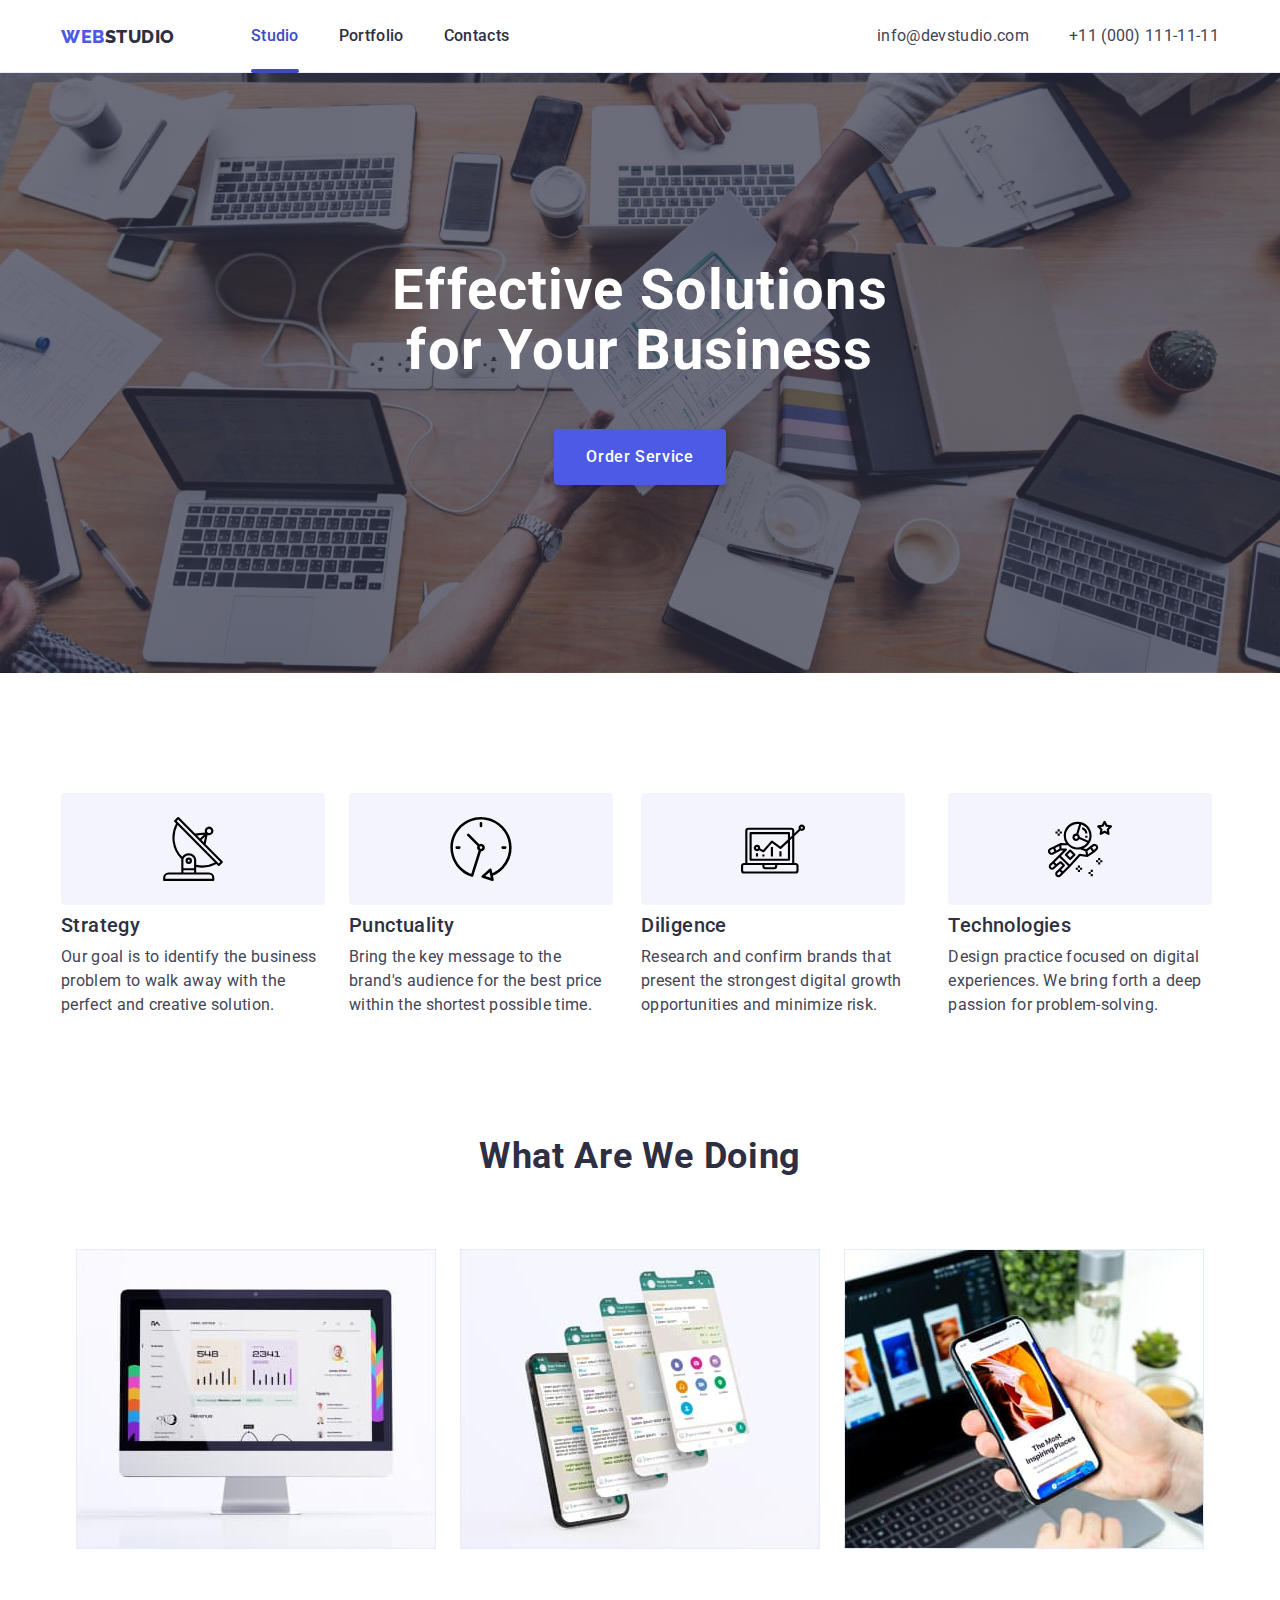
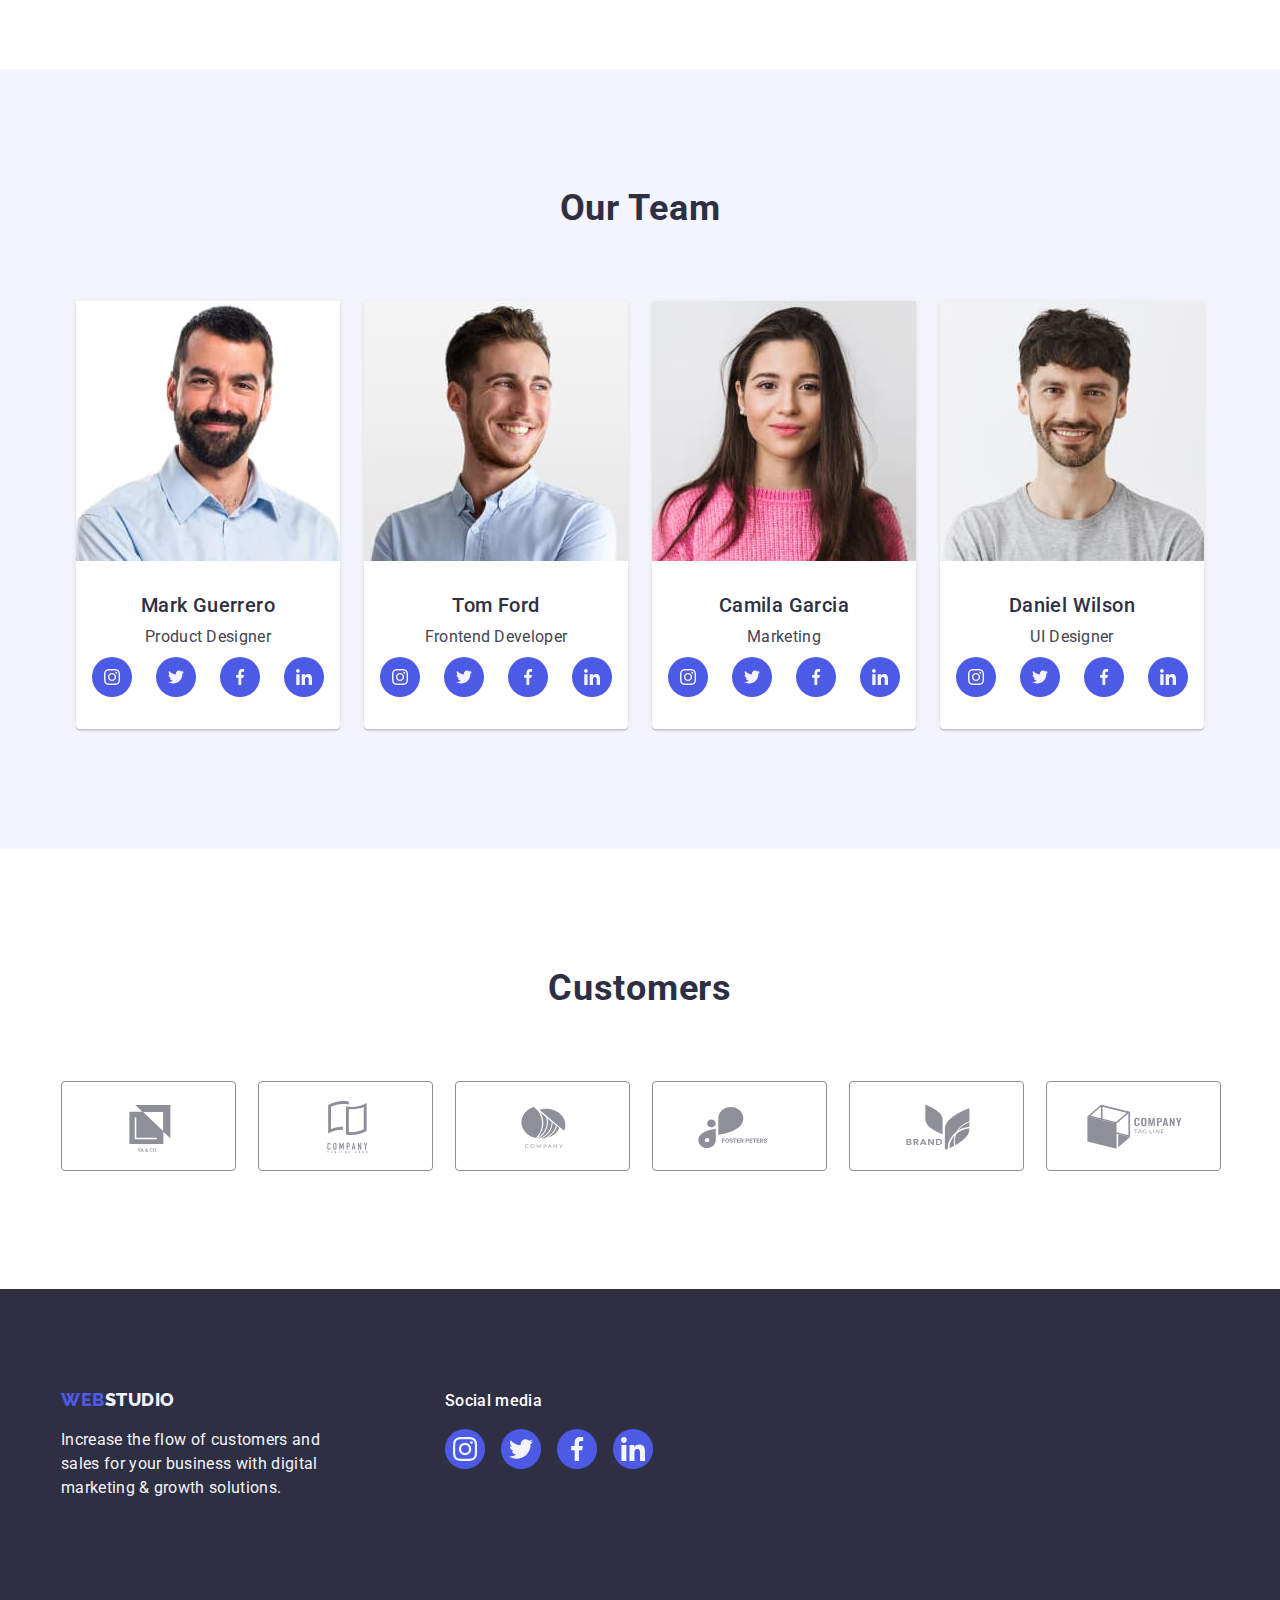
<file: index.html>
<!DOCTYPE html>
<html lang="en">
  <head>
    <meta charset="UTF-8" />
    <meta name="viewport" content="width=device-width, initial-scale=1.0" />
    <title>hw4 - main page</title>

    <link
      rel="stylesheet"
      href="https://cdnjs.cloudflare.com/ajax/libs/modern-normalize/2.0.0/modern-normalize.min.css"
      integrity="sha512-4xo8blKMVCiXpTaLzQSLSw3KFOVPWhm/TRtuPVc4WG6kUgjH6J03IBuG7JZPkcWMxJ5huwaBpOpnwYElP/m6wg=="
      crossorigin="anonymous"
      referrerpolicy="no-referrer"
    />
    <link rel="stylesheet" href="./css/styles.css" />
    <link rel="preconnect" href="https://fonts.googleapis.com" />
    <link rel="preconnect" href="https://fonts.gstatic.com" crossorigin />
    <link
      href="https://fonts.googleapis.com/css2?family=Raleway:wght@700&family=Roboto:wght@400;500;700;900&display=swap"
      rel="stylesheet"
    />
  </head>
  <body>
    <header class="header-border">
      <div class="container header-wrap">
        <nav class="navigation">
          <a class="link logo" href="./index.html"
            >Web<span class="logo-studio">Studio</span></a
          >
          <ul class="list">
            <li class="header-list">
              <a class="menu link header-list-active" href="./index.html"
                >Studio</a
              >
            </li>
            <li class="header-list">
              <a class="menu link" href="./portfolio.html">Portfolio</a>
            </li>
            <li class="header-list">
              <a class="menu link" href="">Contacts</a>
            </li>
          </ul>
        </nav>
        <address class="address-item">
          <ul class="list">
            <li class="header-list">
              <a class="link-address link" href="mailto:info@devstudio.com"
                >info@devstudio.com</a
              >
            </li>
            <li class="header-list">
              <a class="link-address link" href="tel:+110001111111"
                >+11 (000) 111-11-11</a
              >
            </li>
          </ul>
        </address>
      </div>
    </header>
    <main>
      <section class="title-section section">
        <div class="container main-header">
          <h1 class="title">Effective Solutions for Your Business</h1>
          <button class="title-button" type="button" data-modal-open>
            Order Service
          </button>
        </div>
      </section>

      <section class="section">
        <div class="container">
          <h2 class="header-secondary-empty visually-hidden">Empty header</h2>
          <ul class="list">
            <li class="button-list">
              <div class="container-icons">
                <svg width="64" height="64">
                  <use href="./images/icons.svg#icon-antenna-1"></use>
                </svg>
              </div>
              <h3 class="header-tertiary">Strategy</h3>
              <p class="header-tertiary-item">
                Our goal is to identify the business problem to walk away with
                the perfect and creative solution.
              </p>
            </li>
            <li class="button-list">
              <div class="container-icons">
                <svg width="64" height="64">
                  <use href="./images/icons.svg#icon-clock-1"></use>
                </svg>
              </div>
              <h3 class="header-tertiary">Punctuality</h3>
              <p class="header-tertiary-item">
                Bring the key message to the brand's audience for the best price
                within the shortest possible time.
              </p>
            </li>
            <li class="button-list">
              <div class="container-icons">
                <svg width="64" height="64">
                  <use href="./images/icons.svg#icon-diagram-1"></use>
                </svg>
              </div>
              <h3 class="header-tertiary">Diligence</h3>
              <p class="header-tertiary-item">
                Research and confirm brands that present the strongest digital
                growth opportunities and minimize risk.
              </p>
            </li>
            <li class="button-list">
              <div class="container-icons">
                <svg width="64" height="64">
                  <use href="./images/icons.svg#icon-astronaut-1"></use>
                </svg>
              </div>
              <h3 class="header-tertiary">Technologies</h3>
              <p class="header-tertiary-item">
                Design practice focused on digital experiences. We bring forth a
                deep passion for problem-solving.
              </p>
            </li>
          </ul>
        </div>
      </section>
      <section class="what-section section">
        <div class="container">
          <h2 class="header-secondary">What are we doing</h2>
          <ul class="list">
            <li class="button-list">
              <img
                src="./images/img1.jpg"
                alt="Old Mac"
                width="360"
                height="300"
              />
            </li>
            <li class="button-list">
              <img
                src="./images/img2.jpg"
                alt="Iphones"
                width="360"
                height="300"
              />
            </li>
            <li class="button-list">
              <img
                src="./images/img3.jpg"
                alt="Phone and laptop"
                width="360"
                height="300"
              />
            </li>
          </ul>
        </div>
      </section>

      <section class="section-tertiary section">
        <div class="container">
          <h2 class="header-secondary">Our Team</h2>
          <ul class="list">
            <li class="team-list">
              <img
                src="./images/img4.jpg"
                alt="man in blue shirt"
                width="264"
                height="260"
              />
              <div class="employee">
                <h3 class="header-tertiary name-list">Mark Guerrero</h3>
                <p class="header-tertiary-item position-list">
                  Product Designer
                </p>
                <ul class="social-links-list list">
                  <li class="elipse">
                    <a class="social-link" href="">
                      <svg width="16" height="16" class="elipse-icon">
                        <use href="./images/icons.svg#icon-instagram-2"></use>
                      </svg>
                    </a>
                  </li>
                  <li class="elipse">
                    <a class="social-link" href="">
                      <svg width="16" height="16" class="elipse-icon">
                        <use href="./images/icons.svg#icon-twitter-1"></use>
                      </svg>
                    </a>
                  </li>
                  <li class="elipse">
                    <a class="social-link" href="">
                      <svg width="16" height="16" class="elipse-icon">
                        <use href="./images/icons.svg#icon-facebook-1"></use>
                      </svg>
                    </a>
                  </li>
                  <li class="elipse">
                    <a class="social-link" href="">
                      <svg width="16" height="16" class="elipse-icon">
                        <use href="./images/icons.svg#icon-linkedin-1"></use>
                      </svg>
                    </a>
                  </li>
                </ul>
              </div>
            </li>
            <li class="team-list">
              <img
                src="./images/img5.jpg"
                alt="smiling man in white shirt"
                width="264"
                height="260"
              />
              <div class="employee">
                <h3 class="header-tertiary name-list">Tom Ford</h3>
                <p class="header-tertiary-item position-list">
                  Frontend Developer
                </p>
                <ul class="social-links-list list">
                  <li class="elipse">
                    <a class="social-link" href="">
                      <svg width="16" height="16" class="elipse-icon">
                        <use href="./images/icons.svg#icon-instagram-2"></use>
                      </svg>
                    </a>
                  </li>
                  <li class="elipse">
                    <a class="social-link" href="">
                      <svg width="16" height="16" class="elipse-icon">
                        <use href="./images/icons.svg#icon-twitter-1"></use>
                      </svg>
                    </a>
                  </li>
                  <li class="elipse">
                    <a class="social-link" href="">
                      <svg width="16" height="16" class="elipse-icon">
                        <use href="./images/icons.svg#icon-facebook-1"></use>
                      </svg>
                    </a>
                  </li>
                  <li class="elipse">
                    <a class="social-link" href="">
                      <svg width="16" height="16" class="elipse-icon">
                        <use href="./images/icons.svg#icon-linkedin-1"></use>
                      </svg>
                    </a>
                  </li>
                </ul>
              </div>
            </li>
            <li class="team-list">
              <img
                src="./images/img6.jpg"
                alt="woman in pink sweater"
                width="264"
                height="260"
              />
              <div class="employee">
                <h3 class="header-tertiary name-list">Camila Garcia</h3>
                <p class="header-tertiary-item position-list">Marketing</p>
                <ul class="social-links-list list">
                  <li class="elipse">
                    <a class="social-link" href="">
                      <svg width="16" height="16" class="elipse-icon">
                        <use href="./images/icons.svg#icon-instagram-2"></use>
                      </svg>
                    </a>
                  </li>
                  <li class="elipse">
                    <a class="social-link" href="">
                      <svg width="16" height="16" class="elipse-icon">
                        <use href="./images/icons.svg#icon-twitter-1"></use>
                      </svg>
                    </a>
                  </li>
                  <li class="elipse">
                    <a class="social-link" href="">
                      <svg width="16" height="16" class="elipse-icon">
                        <use href="./images/icons.svg#icon-facebook-1"></use>
                      </svg>
                    </a>
                  </li>
                  <li class="elipse">
                    <a class="social-link" href="">
                      <svg width="16" height="16" class="elipse-icon">
                        <use href="./images/icons.svg#icon-linkedin-1"></use>
                      </svg>
                    </a>
                  </li>
                </ul>
              </div>
            </li>
            <li class="team-list">
              <img
                src="./images/img7.jpg"
                alt="man in grey t-shirt"
                width="264"
                height="260"
              />
              <div class="employee">
                <h3 class="header-tertiary name-list">Daniel Wilson</h3>
                <p class="header-tertiary-item position-list">UI Designer</p>
                <ul class="social-links-list list">
                  <li class="elipse">
                    <a class="social-link" href="">
                      <svg width="16" height="16" class="elipse-icon">
                        <use href="./images/icons.svg#icon-instagram-2"></use>
                      </svg>
                    </a>
                  </li>
                  <li class="elipse">
                    <a class="social-link" href="">
                      <svg width="16" height="16" class="elipse-icon">
                        <use href="./images/icons.svg#icon-twitter-1"></use>
                      </svg>
                    </a>
                  </li>
                  <li class="elipse">
                    <a class="social-link" href="">
                      <svg width="16" height="16" class="elipse-icon">
                        <use href="./images/icons.svg#icon-facebook-1"></use>
                      </svg>
                    </a>
                  </li>
                  <li class="elipse">
                    <a class="social-link" href="">
                      <svg width="16" height="16" class="elipse-icon">
                        <use href="./images/icons.svg#icon-linkedin-1"></use>
                      </svg>
                    </a>
                  </li>
                </ul>
              </div>
            </li>
          </ul>
        </div>
      </section>

      <section class="what-section-five">
        <div class="container">
          <h2 class="header-secondary">Customers</h2>
          <ul class="list customers-list">
            <li class="button-customers">
              <a class="customers-link" href="">
                <svg class="customers-icons" width="104" height="56">
                  <use href="./images/icons.svg#icon-Logo1"></use>
                </svg>
              </a>
            </li>
            <li class="button-customers">
              <a class="customers-link" href="">
                <svg class="customers-icons" width="104" height="56">
                  <use href="./images/icons.svg#icon-Logo2"></use>
                </svg>
              </a>
            </li>
            <li class="button-customers">
              <a class="customers-link" href="">
                <svg class="customers-icons" width="104" height="56">
                  <use href="./images/icons.svg#icon-Logo3"></use>
                </svg>
              </a>
            </li>
            <li class="button-customers">
              <a class="customers-link" href="">
                <svg class="customers-icons" width="104" height="56">
                  <use href="./images/icons.svg#icon-Logo4"></use>
                </svg>
              </a>
            </li>
            <li class="button-customers">
              <a class="customers-link" href="">
                <svg class="customers-icons" width="104" height="56">
                  <use href="./images/icons.svg#icon-Logo5"></use>
                </svg>
              </a>
            </li>
            <li class="button-customers">
              <a class="customers-link" href="">
                <svg class="customers-icons" width="104" height="56">
                  <use href="./images/icons.svg#icon-Logo6"></use>
                </svg>
              </a>
            </li>
          </ul>
        </div>
      </section>
    </main>

    <footer class="footer-section">
      <div class="container div-footer-main">
        <div class="div-footer-one">
          <a class="logo link logo-footer" href="./index.html"
            >Web<span class="logo-studio-footer">Studio</span></a
          >
          <p class="footer-text">
            Increase the flow of customers and sales for your business with
            digital marketing & growth solutions.
          </p>
        </div>

        <div>
          <p class="footer-paragraph">Social media</p>

          <ul class="social-links-list-footer list">
            <li class="elipse-footer">
              <a class="social-link-footer" href="">
                <svg width="24" height="24" class="elipse-icon">
                  <use href="./images/icons.svg#icon-instagram-2"></use>
                </svg>
              </a>
            </li>
            <li class="elipse-footer">
              <a class="social-link-footer" href="">
                <svg width="24" height="24" class="elipse-icon">
                  <use href="./images/icons.svg#icon-twitter-1"></use>
                </svg>
              </a>
            </li>
            <li class="elipse-footer">
              <a class="social-link-footer" href="">
                <svg width="24" height="24" class="elipse-icon">
                  <use href="./images/icons.svg#icon-facebook-1"></use>
                </svg>
              </a>
            </li>
            <li class="elipse-footer">
              <a class="social-link-footer" href="">
                <svg width="24" height="24" class="elipse-icon">
                  <use href="./images/icons.svg#icon-linkedin-1"></use>
                </svg>
              </a>
            </li>
          </ul>
        </div>
      </div>
    </footer>

    <div class="backdrop is-hidden" data-modal>
      <div class="modal">
        <button type="button" class="close-btn" data-modal-close>
          <svg class="close-icon" width="8" height="8">
            <use
              href="./images/symbol-defs-x.svg#icon-close-black-18dp-2-1"
            ></use>
          </svg>
        </button>
      </div>
    </div>

    <script src="./js/modal.js"></script>
  </body>
</html>
</file>
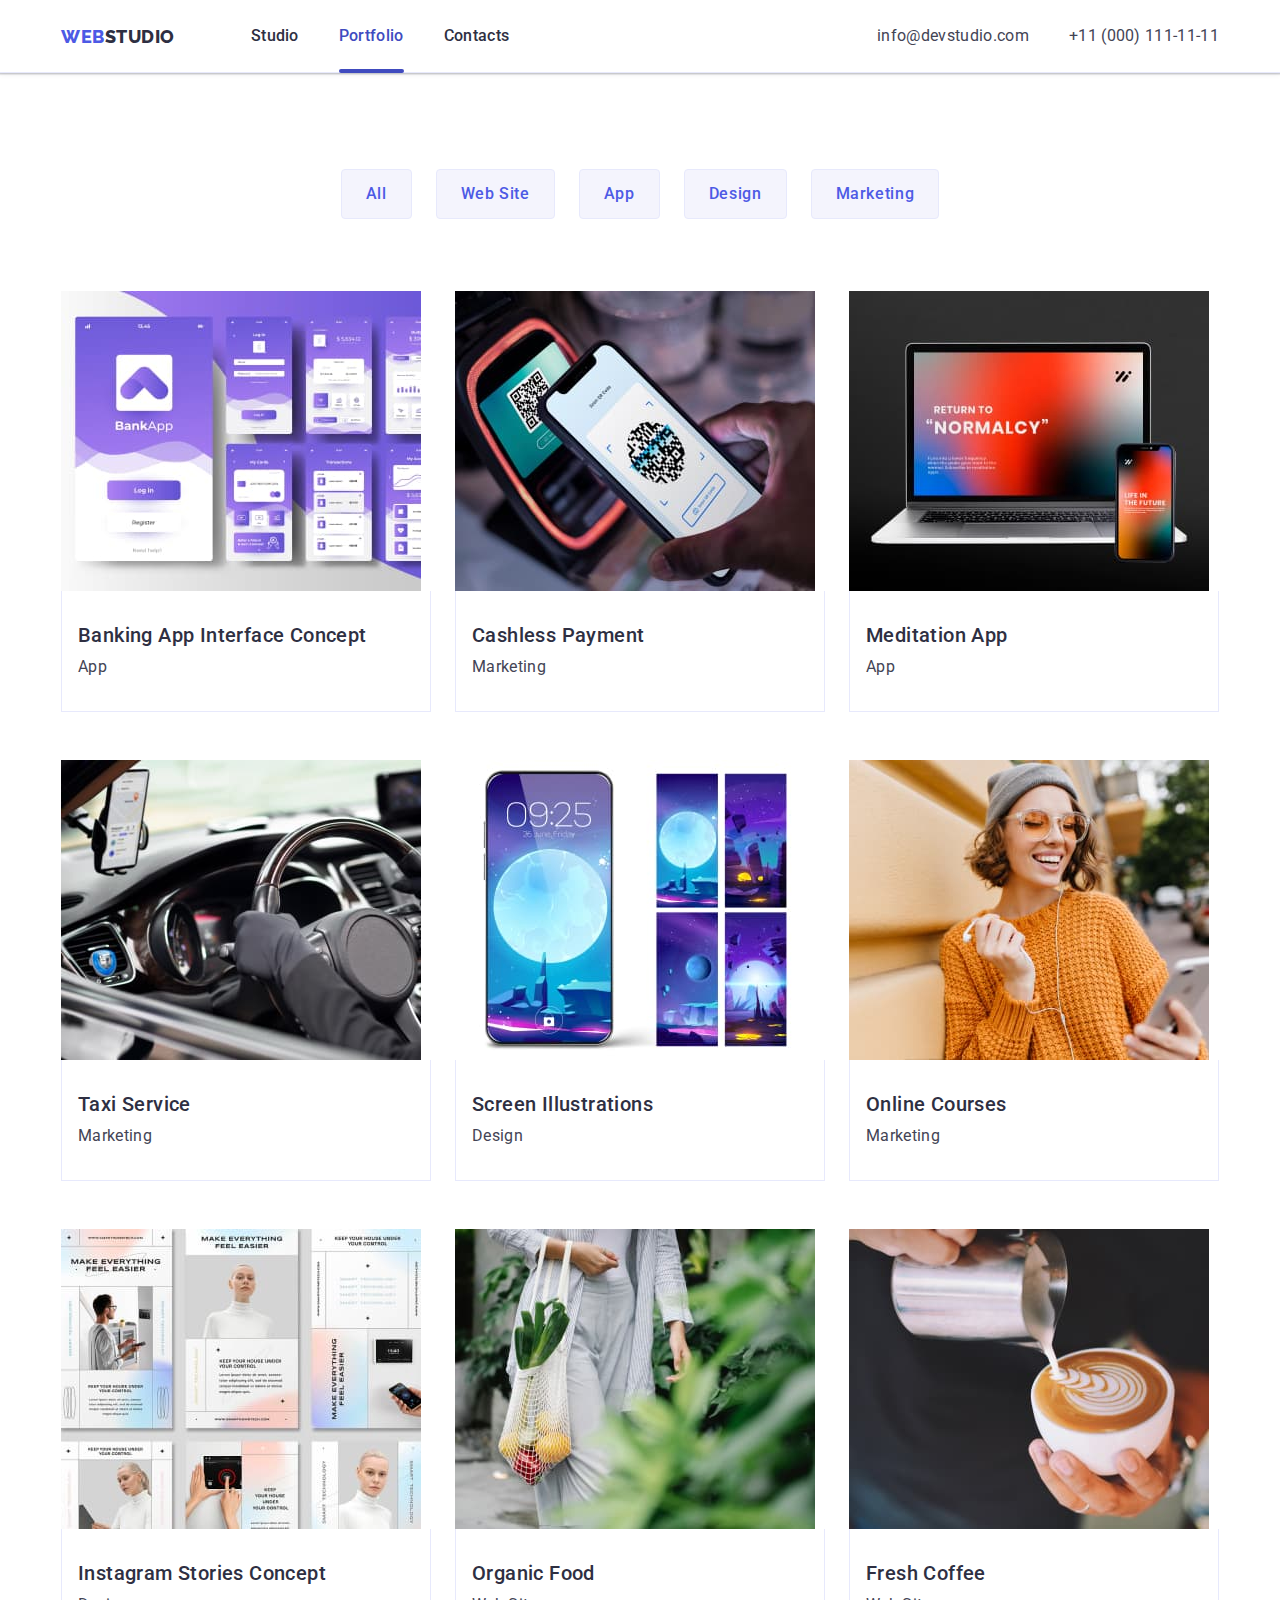
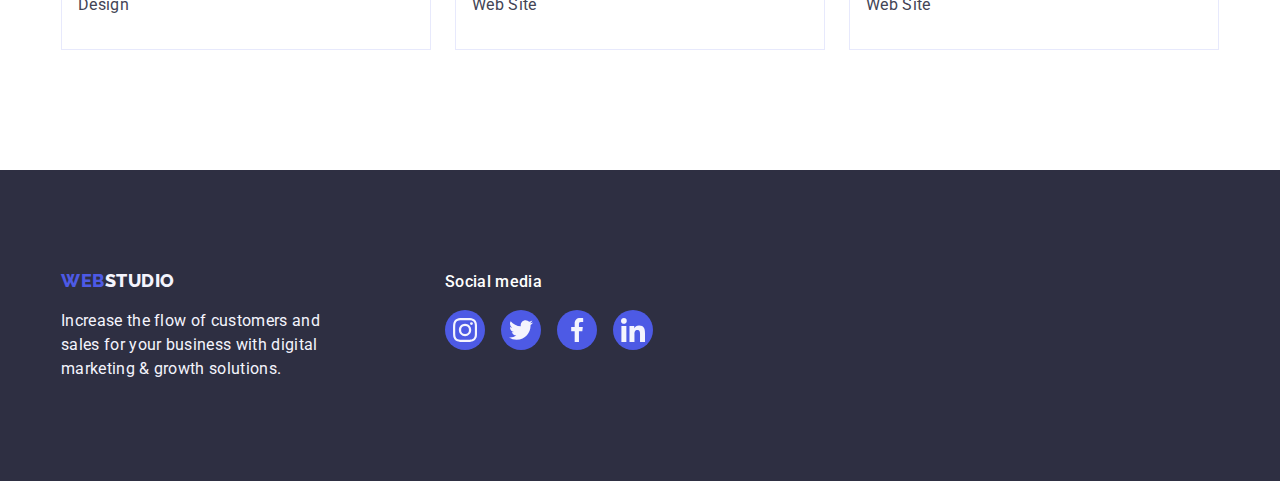
<file: portfolio.html>
<!DOCTYPE html>
<html lang="en">
  <head>
    <meta charset="UTF-8" />
    <meta name="viewport" content="width=device-width, initial-scale=1.0" />
    <title>hw2-portfolio</title>
    <link
      rel="stylesheet"
      href="https://cdnjs.cloudflare.com/ajax/libs/modern-normalize/2.0.0/modern-normalize.min.css"
      integrity="sha512-4xo8blKMVCiXpTaLzQSLSw3KFOVPWhm/TRtuPVc4WG6kUgjH6J03IBuG7JZPkcWMxJ5huwaBpOpnwYElP/m6wg=="
      crossorigin="anonymous"
      referrerpolicy="no-referrer"
    />

    <link rel="stylesheet" href="./css/styles.css" />
    <link rel="preconnect" href="https://fonts.googleapis.com" />
    <link rel="preconnect" href="https://fonts.gstatic.com" crossorigin />
    <link
      href="https://fonts.googleapis.com/css2?family=Raleway:wght@700&family=Roboto:wght@400;500;700;900&display=swap"
      rel="stylesheet"
    />
  </head>
  <body>
    <header class="header-border">
      <div class="container header-wrap">
        <nav class="navigation">
          <a class="link logo" href="./index.html"
            >Web<span class="logo-studio">Studio</span></a
          >
          <ul class="list">
            <li class="header-list">
              <a class="menu link" href="./index.html">Studio</a>
            </li>
            <li class="header-list">
              <a class="menu link header-list-active" href="./portfolio.html"
                >Portfolio</a
              >
            </li>
            <li class="header-list">
              <a class="menu link" href="">Contacts</a>
            </li>
          </ul>
        </nav>
        <address class="address-item">
          <ul class="list">
            <li class="header-list">
              <a class="link-address link" href="mailto:info@devstudio.com"
                >info@devstudio.com</a
              >
            </li>
            <li class="header-list">
              <a class="link-address link" href="tel:+110001111111"
                >+11 (000) 111-11-11</a
              >
            </li>
          </ul>
        </address>
      </div>
    </header>
    <main>
      <section class="section-portfolio">
        <div class="container">
          <h1 class="title-empty visually-hidden">Empty header</h1>
          <ul class="filters-list list">
            <li class="button-list">
              <button type="button" class="filter-button">All</button>
            </li>
            <li class="button-list">
              <button type="button" class="filter-button">Web Site</button>
            </li>
            <li class="button-list">
              <button type="button" class="filter-button">App</button>
            </li>
            <li class="button-list">
              <button type="button" class="filter-button">Design</button>
            </li>
            <li class="button-list">
              <button type="button" class="filter-button">Marketing</button>
            </li>
          </ul>
          <ul class="list list-net">
            <li class="item">
              <a class="link item-box" href="/">
                <div class="box-box">
                  <img
                    src="./images/img8.jpg"
                    alt="seven screenshots of banking applications"
                    width="360"
                    height="300"
                  />

                  <p class="header-tertiary-item app-paragraph">
                    14 Stylish and User-Friendly App Design Concepts · Task
                    Manager App · Calorie Tracker App · Exotic Fruit Ecommerce
                    App · Cloud Storage App
                  </p>
                </div>
                <div class="portfolio-example">
                  <h2 class="header-secondary-portfolio">
                    Banking App Interface Concept
                  </h2>
                  <p class="header-tertiary-item">App</p>
                </div></a
              >
            </li>
            <li class="item">
              <a class="link item-box" href="/">
                <div class="box-box">
                  <img
                    src="./images/img9.jpg"
                    alt="phone over terminal"
                    width="360"
                    height="300"
                  />

                  <p class="header-tertiary-item app-paragraph">
                    14 Stylish and User-Friendly App Design Concepts · Task
                    Manager App · Calorie Tracker App · Exotic Fruit Ecommerce
                    App · Cloud Storage App
                  </p>
                </div>
                <div class="portfolio-example">
                  <h2 class="header-secondary-portfolio">Cashless Payment</h2>
                  <p class="header-tertiary-item">Marketing</p>
                </div></a
              >
            </li>
            <li class="item">
              <a class="link item-box" href="/">
                <div class="box-box">
                  <img
                    src="./images/img10.jpg"
                    alt="laptop and phone"
                    width="360"
                    height="300"
                  />

                  <p class="header-tertiary-item app-paragraph">
                    14 Stylish and User-Friendly App Design Concepts · Task
                    Manager App · Calorie Tracker App · Exotic Fruit Ecommerce
                    App · Cloud Storage App
                  </p>
                </div>
                <div class="portfolio-example">
                  <h2 class="header-secondary-portfolio">Meditation App</h2>
                  <p class="header-tertiary-item">App</p>
                </div></a
              >
            </li>
            <li class="item">
              <a class="link item-box" href="/">
                <div class="box-box">
                  <img
                    src="./images/img11.jpg"
                    alt="cockpit of a car"
                    width="360"
                    height="300"
                  />

                  <p class="header-tertiary-item app-paragraph">
                    14 Stylish and User-Friendly App Design Concepts · Task
                    Manager App · Calorie Tracker App · Exotic Fruit Ecommerce
                    App · Cloud Storage App
                  </p>
                </div>
                <div class="portfolio-example">
                  <h2 class="header-secondary-portfolio">Taxi Service</h2>
                  <p class="header-tertiary-item">Marketing</p>
                </div></a
              >
            </li>
            <li class="item">
              <a class="link item-box" href="/">
                <div class="box-box">
                  <img
                    src="./images/img12.jpg"
                    alt="phone next to 4 miniatures of phones"
                    width="360"
                    height="300"
                  />

                  <p class="header-tertiary-item app-paragraph">
                    14 Stylish and User-Friendly App Design Concepts · Task
                    Manager App · Calorie Tracker App · Exotic Fruit Ecommerce
                    App · Cloud Storage App
                  </p>
                </div>
                <div class="portfolio-example">
                  <h2 class="header-secondary-portfolio">
                    Screen Illustrations
                  </h2>
                  <p class="header-tertiary-item">Design</p>
                </div></a
              >
            </li>
            <li class="item">
              <a class="link item-box" href="/">
                <div class="box-box">
                  <img
                    src="./images/img13.jpg"
                    alt="smiling woman in orange sweater"
                    width="360"
                    height="300"
                  />

                  <p class="header-tertiary-item app-paragraph">
                    14 Stylish and User-Friendly App Design Concepts · Task
                    Manager App · Calorie Tracker App · Exotic Fruit Ecommerce
                    App · Cloud Storage App
                  </p>
                </div>
                <div class="portfolio-example">
                  <h2 class="header-secondary-portfolio">Online Courses</h2>
                  <p class="header-tertiary-item">Marketing</p>
                </div></a
              >
            </li>
            <li class="item">
              <a class="link item-box" href="/">
                <div class="box-box">
                  <img
                    src="./images/img14.jpg"
                    alt="six cards presenting new instagram concept"
                    width="360"
                    height="300"
                  />

                  <p class="header-tertiary-item app-paragraph">
                    14 Stylish and User-Friendly App Design Concepts · Task
                    Manager App · Calorie Tracker App · Exotic Fruit Ecommerce
                    App · Cloud Storage App
                  </p>
                </div>
                <div class="portfolio-example">
                  <h2 class="header-secondary-portfolio">
                    Instagram Stories Concept
                  </h2>
                  <p class="header-tertiary-item">Design</p>
                </div></a
              >
            </li>
            <li class="item">
              <a class="link item-box" href="/">
                <div class="box-box">
                  <img
                    src="./images/img15.jpg"
                    alt="person carrying shopping bag"
                    width="360"
                    height="300"
                  />

                  <p class="header-tertiary-item app-paragraph">
                    14 Stylish and User-Friendly App Design Concepts · Task
                    Manager App · Calorie Tracker App · Exotic Fruit Ecommerce
                    App · Cloud Storage App
                  </p>
                </div>
                <div class="portfolio-example">
                  <h2 class="header-secondary-portfolio">Organic Food</h2>
                  <p class="header-tertiary-item">Web Site</p>
                </div></a
              >
            </li>
            <li class="item">
              <a class="link item-box" href="/">
                <div class="box-box">
                  <img
                    src="./images/img16.jpg"
                    alt="pouring a milk into the cup of coffee"
                    width="360"
                    height="300"
                  />

                  <p class="header-tertiary-item app-paragraph">
                    14 Stylish and User-Friendly App Design Concepts · Task
                    Manager App · Calorie Tracker App · Exotic Fruit Ecommerce
                    App · Cloud Storage App
                  </p>
                </div>
                <div class="portfolio-example">
                  <h2 class="header-secondary-portfolio">Fresh Coffee</h2>
                  <p class="header-tertiary-item">Web Site</p>
                </div></a
              >
            </li>
          </ul>
        </div>
      </section>
    </main>
    <footer class="footer-section">
      <div class="container div-footer-main">
        <div class="div-footer-one">
          <a class="logo link logo-footer" href="./index.html"
            >Web<span class="logo-studio-footer">Studio</span></a
          >
          <p class="footer-text">
            Increase the flow of customers and sales for your business with
            digital marketing & growth solutions.
          </p>
        </div>

        <div>
          <p class="footer-paragraph">Social media</p>

          <ul class="social-links-list-footer list">
            <li class="elipse-footer">
              <a class="social-link-footer" href="">
                <svg width="24" height="24" class="elipse-icon">
                  <use href="./images/icons.svg#icon-instagram-2"></use>
                </svg>
              </a>
            </li>
            <li class="elipse-footer">
              <a class="social-link-footer" href="">
                <svg width="24" height="24" class="elipse-icon">
                  <use href="./images/icons.svg#icon-twitter-1"></use>
                </svg>
              </a>
            </li>
            <li class="elipse-footer">
              <a class="social-link-footer" href="">
                <svg width="24" height="24" class="elipse-icon">
                  <use href="./images/icons.svg#icon-facebook-1"></use>
                </svg>
              </a>
            </li>
            <li class="elipse-footer">
              <a class="social-link-footer" href="">
                <svg width="24" height="24" class="elipse-icon">
                  <use href="./images/icons.svg#icon-linkedin-1"></use>
                </svg>
              </a>
            </li>
          </ul>
        </div>
      </div>
    </footer>
  </body>
</html>
</file>
<file: css/styles.css>
:root {
  --color-primary-brand: #4d5ae5;
  --color-pressed-state: #404bbf;
  --color-dark: #2e2f42;
  --color-success: #31d0aa;
  --color-text: #434455;
  --color-subtle-text: #8e8f99;
  --color-acent: #e7e9fc;
  --color-light: #f4f4fd;
  --color-modal-overlay: #2e2f42;
  --color-hero-background: #2e2f42;
  --color-white-background: #ffffff;
  --color-modal-background: #fcfcfc;
}

h1,
h2,
h3,
h4,
h5,
h6,
p {
  margin: 0;
}

img {
  display: block;
  max-width: 100%;
  height: auto;
}

button {
  cursor: pointer;
  border: none;
  border-radius: 4px;
}

body {
  font-family: "Roboto", sans-serif;
  color: var(--color-text);
  background-color: var(--color-white-background);
  font-weight: 500;
  margin: 0 auto;
}

.container {
  max-width: 1158px;
  padding: 0 15px;
  margin: 0 auto;
}

.section {
  padding-top: 120px;
  padding-bottom: 120px;
}

.section-portfolio {
  padding-top: 96px;
  padding-bottom: 120px;
}

.header-wrap {
  display: flex;
  align-items: center;
}

.header-border {
  border-bottom: 1px solid #e7e9fc;
  box-shadow: 0px 1px 6px 0px rgba(46, 47, 66, 0.08),
    0px 1px 1px 0px rgba(46, 47, 66, 0.16),
    0px 2px 1px 0px rgba(46, 47, 66, 0.08);
}

.link {
  text-decoration: none;
  color: var(--color-dark);
  font-weight: 500;
  font-size: 16px;
  line-height: 1.5;
  letter-spacing: 0.02em;
  transition: color 250ms cubic-bezier(0.4, 0, 0.2, 1);
}

.logo {
  font-family: "Raleway", sans-serif;
  font-weight: 800;
  margin-right: 76px;
  font-size: 18px;
  line-height: 1.17;
  letter-spacing: 0.03em;
  text-transform: uppercase;
  color: var(--color-primary-brand);
  text-decoration: none;
  padding-top: 25.5px;
  padding-bottom: 25.5px;
}

.menu {
  color: var(--color-dark);
  font-weight: 500;
  font-size: 16px;
  line-height: 1.5;
  letter-spacing: 0.02em;
  gap: 40px;
  padding: 24px 0;
}

.header-list {
  margin-right: 40px;
  display: inline-flex;
  flex-direction: column;
}

.header-list:last-child {
  margin-right: 0;
}

.header-list-active {
  position: relative;
  color: var(--color-pressed-state);
}

.header-list-active::after {
  position: absolute;
  content: "";
  left: 0;
  bottom: -1px;
  width: 100%;
  height: 4px;
  border-radius: 2px;
  background-color: var(--color-pressed-state);
  transition: color 250ms cubic-bezier(0.4, 0, 0.2, 1);
}

.header-list-active:hover::after,
.header-list-active:focus::after {
  color: var(--color-pressed-state);
}

.container-icons {
  display: flex;
  align-items: center;
  justify-content: center;
  border: none;
  border-radius: 4px;
  width: 264px;
  height: 112px;
  flex-shrink: 0;
  background: var(--color-light);
  margin-bottom: 8px;
}

.link:hover,
.link:focus {
  color: var(--color-pressed-state);
}
.logo-studio {
  color: var(--color-dark);
}

.list {
  display: flex;
  list-style: none;
  margin: 0;
  padding-left: 0;
  justify-content: center;
}

.menu .link {
  display: block;
  text-decoration: none;
  padding: 24px 0;
}

.navigation {
  display: flex;
  align-items: center;
}

.address-item {
  font-style: normal;
  align-items: center;
  display: flex;
  gap: 40px;
  margin-left: auto;
}

.link-address {
  color: var(--color-text);
  line-height: 1.5;
  letter-spacing: 0.02em;
  text-decoration: none;
  gap: 40px;
  font-weight: 400;
  font-size: 16px;
  letter-spacing: 0.02em;
  transition: color 250ms cubic-bezier(0.4, 0, 0.2, 1);
}

.link-address:hover,
.link-address:focus {
  color: var(--color-pressed-state);
}

.filters-list {
  color: var(--color-primary-brand);
  margin-bottom: 72px;
}

.filter-button {
  font-family: "Roboto", sans-serif;
  font-weight: 500;
  font-size: 16px;
  line-height: 1.5;
  letter-spacing: 0.04em;
  color: var(--color-primary-brand);
  background-color: var(--color-light);
  cursor: pointer;
  display: flex;
  padding: 12px 24px;
  align-items: flex-start;
  border-radius: 4px;
  border: 1px solid #e7e9fc;
  transition: color 250ms cubic-bezier(0.4, 0, 0.2, 1),
    background-color 250ms cubic-bezier(0.4, 0, 0.2, 1),
    box-shadow 250ms cubic-bezier(0.4, 0, 0.2, 1),
    border-color 250ms cubic-bezier(0.4, 0, 0.2, 1);
}

.filter-button:hover,
.filter-button:focus {
  color: var(--color-white-background);
  background-color: var(--color-pressed-state);
  box-shadow: 0px 2px 2px 0px rgba(0, 0, 0, 0.12),
    0px 2px 1px 0px rgba(0, 0, 0, 0.08), 0px 3px 1px 0px rgba(0, 0, 0, 0.1);
  border: 1px solid transparent;
}

.button-list {
  margin-right: 24px;
}

.button-list:last-child {
  margin-right: 0;
}

.customers-list {
  gap: 24px;
}

.button-customers {
  width: calc((100% - 120px) / 6);
  height: 88px;
}

.customers-link {
  width: 100%;
  height: 100%;
  border: 1px solid var(--color-subtle-text);
  border-radius: 4px;
  display: flex;
  align-items: center;
  justify-content: center;
  color: var(--color-subtle-text);
  transition: border-color 250ms cubic-bezier(0.4, 0, 0.2, 1),
    color 250ms cubic-bezier(0.4, 0, 0.2, 1);
}

.customers-link:hover,
.customers-link:focus {
  border-color: var(--color-pressed-state);
  color: var(--color-pressed-state);
}

.customers-icons {
  fill: currentColor;
}

.logo-studio-footer {
  text-decoration: none;
  color: var(--color-light);
  font-family: Raleway;
  font-size: 18px;
  font-style: normal;
  font-weight: 800;
  line-height: 1.2;
  letter-spacing: 0.54px;
  text-transform: uppercase;
}

.footer-text {
  color: var(--color-light);
  font-family: Roboto;
  font-size: 16px;
  font-style: normal;
  font-weight: 400;
  line-height: 1.5;
  letter-spacing: 0.32px;
  width: 264px;
}

.title {
  text-align: center;
  color: var(--color-white-background);
  font-family: Roboto;
  font-size: 56px;
  font-style: normal;
  font-weight: 700;
  line-height: 1.07;
  letter-spacing: 1.12px;
  max-width: 496px;
  text-align: center;
  margin: 0 auto;
  margin-bottom: 48px;
}

.title-section {
  margin: 0 auto;
  max-width: 1440px;
  display: flex;
  align-items: center;
  background-color: var(--color-dark);
  padding: 188px 0;

  background-image: linear-gradient(
      rgba(46, 47, 66, 0.7),
      rgba(46, 47, 66, 0.7)
    ),
    url("../images/people-office.jpg");
  background-repeat: no-repeat;
  background-position: center;
  background-size: cover;
}

.title-button {
  color: var(--color-white-background);
  background-color: var(--color-primary-brand);
  font-family: "Roboto", sans-serif;
  font-size: 16px;
  font-style: normal;
  font-weight: 500;
  line-height: 1.5;
  letter-spacing: 0.64px;
  cursor: pointer;
  border: none;
  border-radius: 4px;
  display: block;
  box-shadow: 0px 4px 4px 0px rgba(0, 0, 0, 0.15);
  min-width: 169px;
  padding: 16px 32px;
  margin: 0 auto;
  transition: background-color 250ms cubic-bezier(0.4, 0, 0.2, 1);
}

.title-button:hover,
.title-button:focus {
  background-color: var(--color-pressed-state);
}

.header-tertiary {
  color: var(--color-dark);
  font-family: Roboto;
  font-size: 20px;
  font-style: normal;
  font-weight: 500;
  line-height: 1.2;
  letter-spacing: 0.4px;
  margin-bottom: 8px;
  min-width: 264px;
}

.header-tertiary-item {
  color: var(--color-text);
  font-family: Roboto;
  font-size: 16px;
  font-style: normal;
  font-weight: 400;
  line-height: 1.5;
  letter-spacing: 0.02em;
  min-width: 264px;
}

.social-links-list {
  display: flex;
  gap: 24px;
  justify-content: center;
}

.social-links-list-footer {
  gap: 16px;
}

.social-link {
  width: 100%;
  height: 100%;
  background-color: var(--color-primary-brand);
  border-radius: 50%;
  display: flex;
  align-items: center;
  justify-content: center;
  max-height: 40px;
  transition: background-color 250ms cubic-bezier(0.4, 0, 0.2, 1);
}

.social-link:hover,
.social-link:focus {
  background-color: var(--color-pressed-state);
}

.social-link-footer {
  width: 100%;
  height: 100%;
  background-color: var(--color-primary-brand);
  border-radius: 50%;
  display: flex;
  align-items: center;
  max-height: 40px;
  justify-content: center;
  transition: background-color 250ms cubic-bezier(0.4, 0, 0.2, 1);
}

.social-link-footer:hover,
.social-link-footer:focus {
  background-color: var(--color-success);
}

.elipse-icon {
  fill: var(--color-light);
  max-height: 40px;
  max-width: 40px;
}

.elipse {
  width: 40px;
  height: 40px;
  border-radius: 50%;
}

.elipse-footer {
  width: 40px;
  height: 40px;
  border-radius: 50%;
  transition: background-color 250ms cubic-bezier(0.4, 0, 0.2, 1);
}

.elipse-footer:hover,
.elipse-footer:focus {
  background-color: var(--color-success);
}

.header-secondary {
  color: var(--color-dark);
  text-align: center;
  font-family: Roboto;
  font-size: 36px;
  font-style: normal;
  font-weight: 700;
  line-height: 1.11;
  letter-spacing: 0.72px;
  text-transform: capitalize;
  margin-bottom: 72px;
}

.header-secondary-empty {
  color: var(--color-white-background);
}

.what-section {
  padding-top: 0;
}

.what-section-five {
  padding-top: 120px;
  padding-bottom: 120px;
}

.visually-hidden {
  position: absolute;
  width: 1px;
  height: 1px;
  margin: -1px;
  border: 0;
  padding: 0;
  white-space: nowrap;
  clip-path: inset(100%);
  clip: rect(0 0 0 0);
  overflow: hidden;
}

.section-tertiary {
  background-color: var(--color-light);
}

.team-list {
  background-color: var(--color-white-background);
  border-radius: 0px 0px 4px 4px;
  box-shadow: 0px 2px 1px 0px rgba(46, 47, 66, 0.08),
    0px 1px 1px 0px rgba(46, 47, 66, 0.16),
    0px 1px 6px 0px rgba(46, 47, 66, 0.08);
  width: 264px;
  margin-right: 24px;
}

.team-list:last-child {
  margin-right: 0px;
}

.title-empty {
  color: var(--color-white-background);
}

.name-list {
  text-align: center;
  margin-bottom: 8px;
}

.employee {
  padding: 32px 0px;
}

.position-list {
  text-align: center;
  margin-bottom: 8px;
}

.logo-footer {
  display: inline-block;
  font-family: "Raleway", sans-serif;
  font-weight: 800;
  font-size: 18px;
  line-height: 1.17;
  letter-spacing: 0.03em;
  text-transform: uppercase;
  color: var(--color-primary-brand);
  text-decoration: none;
  padding-top: 0;
  padding-bottom: 17.5px;
}

.header-secondary-portfolio {
  font-weight: 500;
  font-size: 20px;
  line-height: 1.2;
  letter-spacing: 0.02em;
  color: var(--color-dark);
  margin-bottom: 8px;
}

.portfolio-example {
  padding: 32px 16px;
  border: 1px solid #e7e9fc;
  border-top: none;
}

.list-net {
  justify-content: space-between;
  display: flex;
  flex-wrap: wrap;
  padding: 0;
  row-gap: 48px;
  column-gap: 24px;
}

.item {
  flex-basis: calc((100% - 48px) / 3);
}

.item-box {
  display: block;
  transition: box-shadow 250ms cubic-bezier(0.4, 0, 0.2, 1);
}

.item-box:hover,
.item-box:focus {
  box-shadow: 0px 1px 6px rgba(46, 47, 66, 0.08),
    0px 1px 1px rgba(46, 47, 66, 0.16), 0px 2px 1px rgba(46, 47, 66, 0.08);
}

.item-box:hover .app-paragraph,
.item-box:focus .app-paragraph {
  transform: translateY(0%);
}

.footer-footer {
  display: flex;
  margin-right: 120px;
}
.footer-social-media {
  display: flex;
  justify-content: center;
  align-items: center;
}

.footer-section {
  background-color: var(--color-dark);
  padding: 100px 0;
}

.footer-inline {
  display: inline-flex;
}

.list-footer-one {
  display: block;
}
.list-footer-two {
  display: block;
}

.social-media {
  color: var(--color-white-background);
  font-family: Roboto;
  font-size: 16px;
  font-style: normal;
  font-weight: 500;
  line-height: 1.5;
  letter-spacing: 0.32px;
  margin-bottom: 16px;
}

.div-footer-one {
  margin-right: 120px;
}

.div-footer-main {
  display: flex;
  align-items: baseline;
}

.footer-paragraph {
  color: var(--color-white-background);
  font-size: 16px;
  font-weight: 500;
  line-height: 1.5;
  letter-spacing: 0.02em;
  margin-bottom: 16px;
}

.backdrop {
  position: fixed;
  left: 0;
  top: 0;
  width: 100%;
  height: 100%;
  background-color: rgba(46, 47, 66, 0.4);
  transition: opacity 250ms cubic-bezier(0.4, 0, 0.2, 1),
    visibility 250ms cubic-bezier(0.4, 0, 0.2, 1);
}

.modal {
  position: absolute;
  top: 50%;
  left: 50%;
  transform: translate(-50%, -50%);
  width: 408px;
  min-height: 584px;
  border-radius: 4px;
  background: var(--color-modal-background);
  box-shadow: 0px 2px 1px 0px rgba(0, 0, 0, 0.2),
    0px 1px 3px 0px rgba(0, 0, 0, 0.12), 0px 1px 1px 0px rgba(0, 0, 0, 0.14);
  transition: transform 250ms cubic-bezier(0.4, 0, 0.2, 1);
}

.close-btn {
  display: flex;
  justify-content: center;
  min-height: 24px;
  min-width: 24px;
  align-items: center;
  position: absolute;
  top: 24px;
  padding: 0;
  right: 24px;
  background-color: var(--color-acent);
  border: 1px solid rgba(0, 0, 0, 0.1);
  border-radius: 50%;
  cursor: pointer;
  transition: background-color 250ms cubic-bezier(0.4, 0, 0.2, 1),
    border 250ms cubic-bezier(0.4, 0, 0.2, 1);
}

.close-btn:hover,
.close-btn:focus {
  background-color: var(--color-pressed-state);
  border: none;
  fill: var(--color-white-background);
}

.close-icon {
  transition: fill 250ms cubic-bezier(0.4, 0, 0.2, 1);
}

.is-hidden {
  opacity: 0;
  visibility: hidden;
  pointer-events: none;
}

.is-hidden .modal {
  transform: translateY(100%);
}

.box-box {
  position: relative;
  overflow: hidden;
}

.box-box:hover {
  transform: translateX(0);
}

.app-paragraph {
  background-color: var(--color-primary-brand);
  color: var(--color-light);
  height: 100%;
  width: 100%;
  padding: 40px 32px;
  position: absolute;
  top: 0;
  transform: translateY(100%);
  transition: transform 250ms cubic-bezier(0.4, 0, 0.2, 1);
}
</file>
